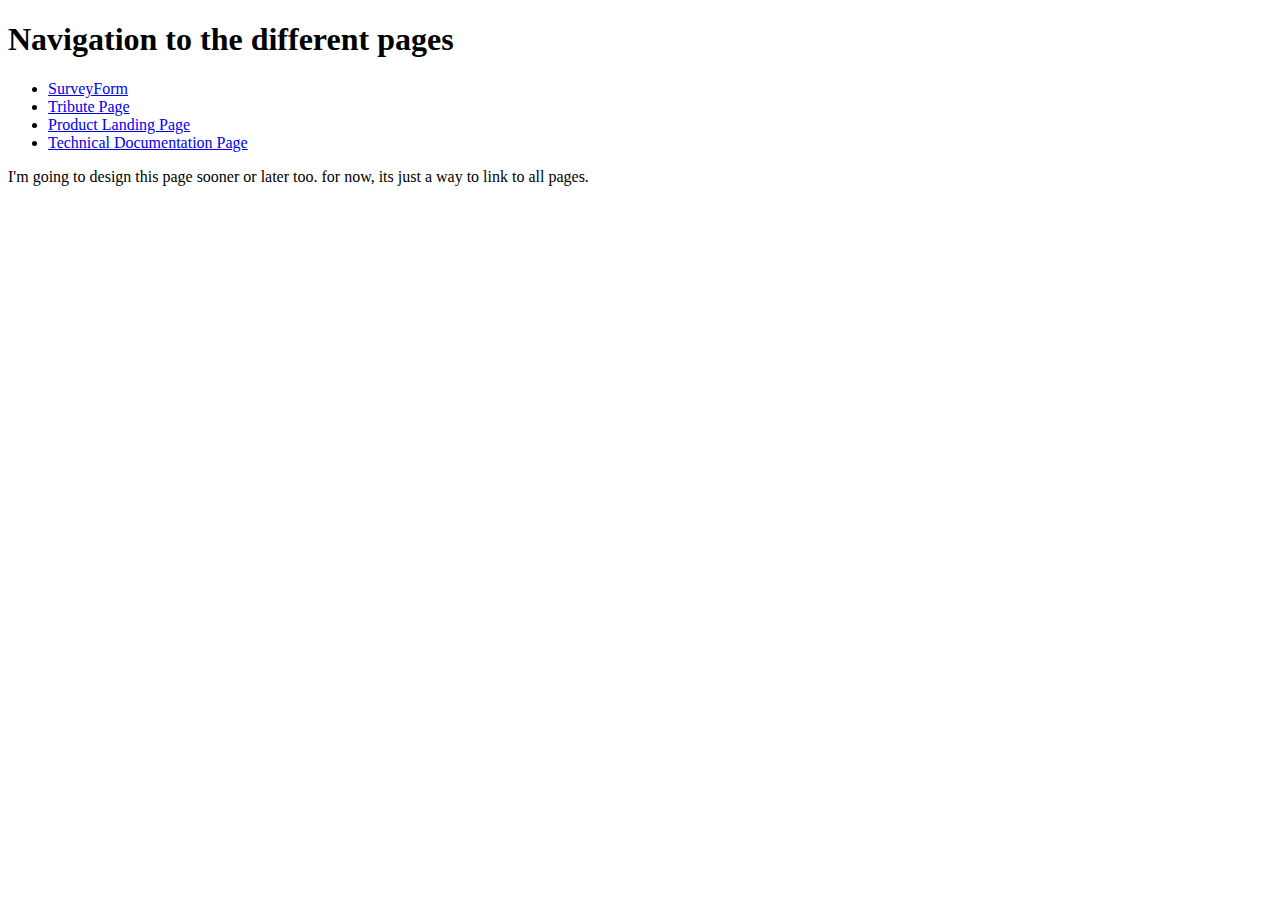
<file: index.html>
<!DOCTYPE html>
<html lang="en">
<head>
    <meta charset="UTF-8">
    <title>Navigation page</title>
</head>
<body>

<h1>Navigation to the different pages</h1>
<ul>
    <li>
        <a href="./SurveyForm/index.html">SurveyForm</a>
    </li>
    <li>
        <a href="./tributePage/index.html">Tribute Page</a>
    </li>
    <li>
        <a href="./ProductLandingPage/index.html">Product Landing Page</a>
    </li>
    <li><a href="./TechnicalDocumentationPage/index.html">Technical Documentation Page</a></li>
</ul>

<p>I'm going to design this page sooner or later too. for now, its just a way to link to all pages.</p>
</body>
</html>
</file>
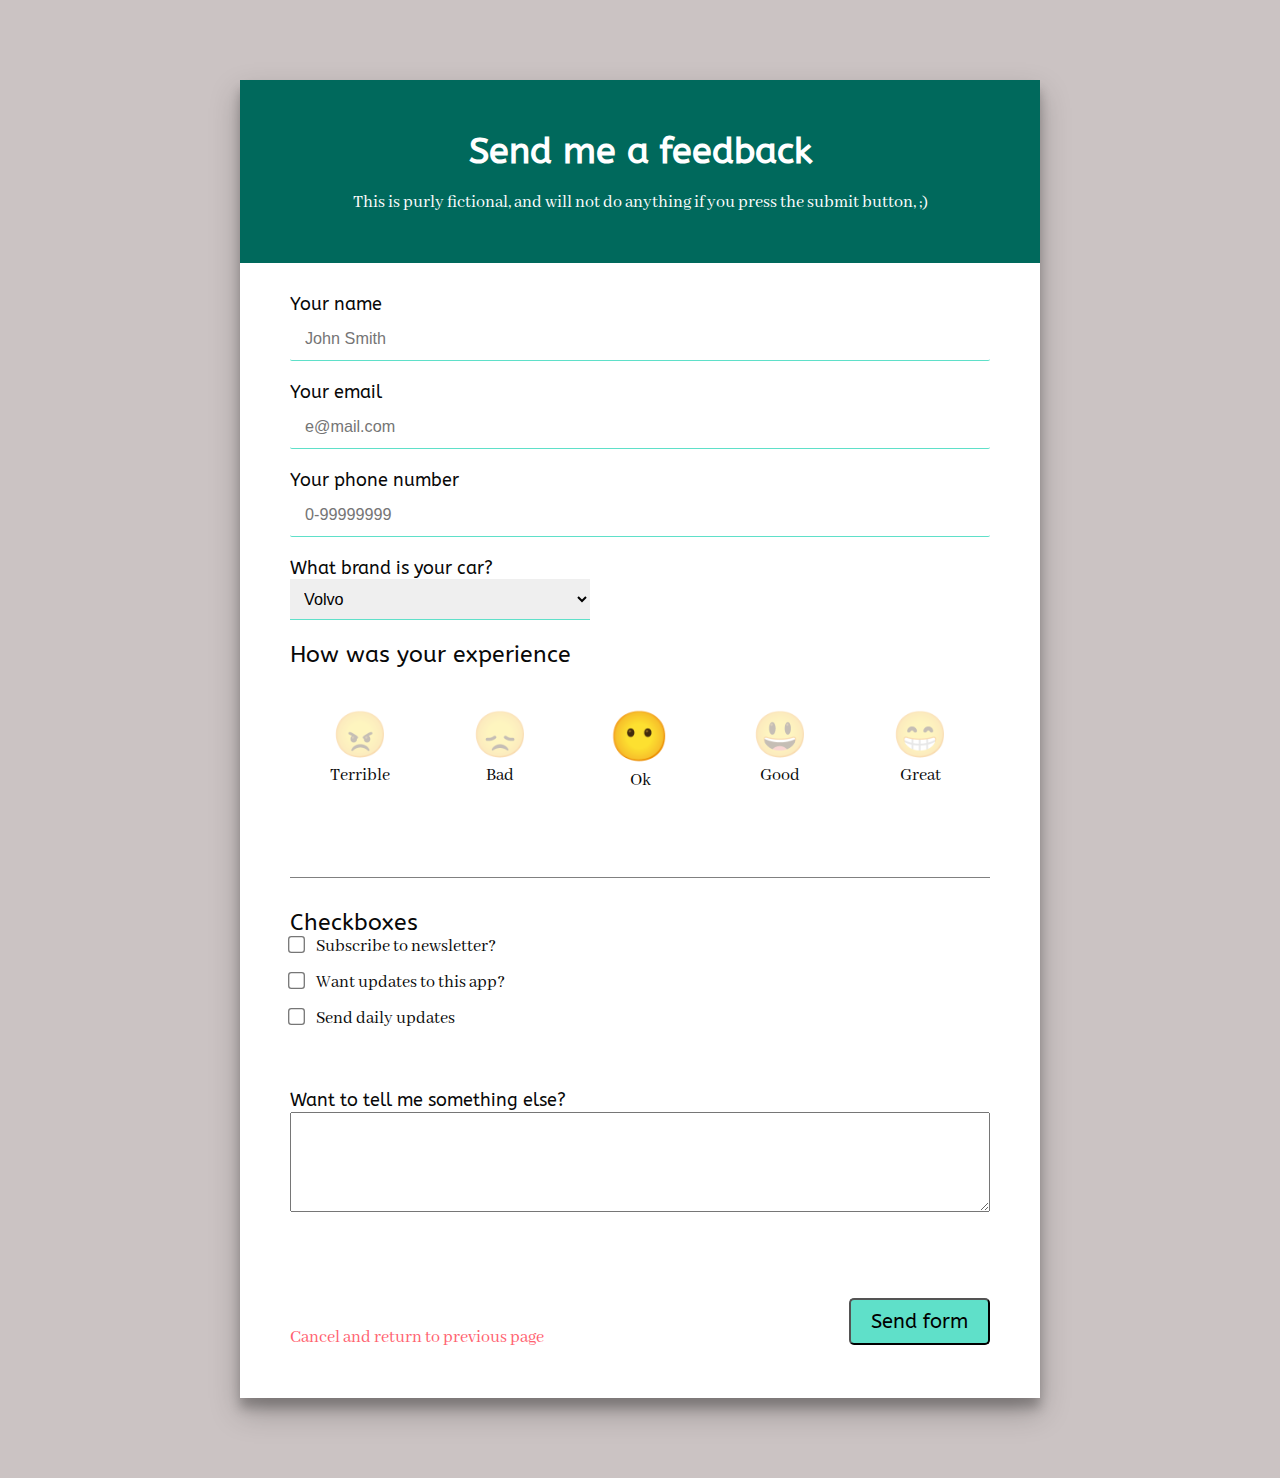
<file: SurveyForm/index.html>
<!DOCTYPE html>
<html lang="en">
<head>
    <meta charset="UTF-8">
    <title>a Survey Form for freeCodeCamp Task</title>
    <meta name="description" content="A survey made for the freeCodeCamp 'Responsive Web Design Projects - Build a Survey Form' task.">
    <meta name="keywords" content="HTML, CSS, form page, Survey Form, Survey page, freeCodeCamp, Responsive Web Design Projects">
    <meta name="author" content="André T. Lønvik">
    <meta name="viewport" content="width=device-width, initial-scale=1.0">

    <link rel="stylesheet" href="style.css">
</head>
<body>
<section class="survey">
    <header class="surveyHead Primary">
        <h1 id="title">Send me a feedback</h1>
        <p id="description">This is purly fictional, and will not do anything if you press the submit button, ;)</p>
    </header>
    <article aria-describedby="title">
        <form id="survey-form">
            <div>
                <label for="name" id="name-label">Your name</label>
                <input type="text" name="name" id="name" placeholder="John Smith" aria-describedby="name-label" required />
            </div><div>
                <label for="email" id="email-label">Your email</label>
                <input type="email" placeholder="e@mail.com" id="email" required>
            </div><div>
                <label for="number" id="number-label">Your phone number</label>
                <input type="number" id="number" placeholder="0-99999999" min="0" max="99999999">
            </div><div class="dropdown">
                <label for="dropdown" id="dropdown-label">What brand is your car?</label>
                <select id="dropdown" name="dropdown">
                    <option value="volvo">Volvo</option>
                    <option value="saab">Saab</option>
                    <option value="fiat">Fiat</option>
                    <option value="audi">Audi</option>
                </select>
            </div>
            <fieldset class="surveyRadios">
                <legend>How was your experience</legend>
                <div class="surveyRadioButtons">
                    <div>
                        <input type="radio" id="1" name="experience" value="1" aria-describedby="Experience_Terrible">
                        <label for="1">&#128544;</label>
                        <div id="Experience_Terrible">Terrible</div>
                    </div>
                    <div>
                        <input type="radio" id="2" name="experience" value="2" aria-describedby="Experience_Bad">
                        <label for="2">&#128542;</label>
                        <div id="Experience_Bad">Bad</div>
                    </div>
                    <div>
                        <input type="radio" id="3" name="experience" value="3" aria-describedby="Experience_Ok" checked>
                        <label for="3">&#128566;</label>
                        <div id="Experience_Ok">Ok</div>
                    </div>
                    <div>
                        <input type="radio" id="4" name="experience" value="4" aria-describedby="Experience_good">
                        <label for="4">&#128515;</label>
                        <div id="Experience_good">Good</div>
                    </div>
                    <div>
                        <input type="radio" id="5" name="experience" value="5" aria-describedby="Experience_Great">
                        <label for="5">&#128513;</label>
                        <div id="Experience_Great">Great</div>
                    </div>
                </div>
            </fieldset>

            <fieldset class="surveyCheckboxes">
                <legend>Checkboxes</legend>

                <label for="subscribeNews">
                    <input type="checkbox" id="subscribeNews" name="subscribe" value="newsletter">
                    Subscribe to newsletter?
                </label>

                <label for="subscribeUpdates">
                    <input type="checkbox" id="subscribeUpdates" name="subscribeUpdates" value="updates">
                    Want updates to this app?
                </label>

                <label for="subscribeDailyUpdates">
                    <input type="checkbox" id="subscribeDailyUpdates" name="dailyUpdates" value="dailyUpdates">
                    Send daily updates
                </label>


            </fieldset>
            <div class="surveyTextarea">
                <label for="additional-info">Want to tell me something else?</label>
                <textarea id="additional-info" name="additional-info"></textarea>
            </div>


            <div class="submitting">
                <a href="#" class="cancel">Cancel and return to previous page</a>
                <button id="submit" type="submit">Send form</button>
            </div>

        </form>
    </article>
</section>

<link href="https://fonts.googleapis.com/css2?family=ABeeZee:ital@0;1&family=Abhaya+Libre:wght@400;500;700&display=swap" rel="stylesheet">
<script src="https://cdn.freecodecamp.org/testable-projects-fcc/v1/bundle.js"></script>
</body>
</html>
</file>
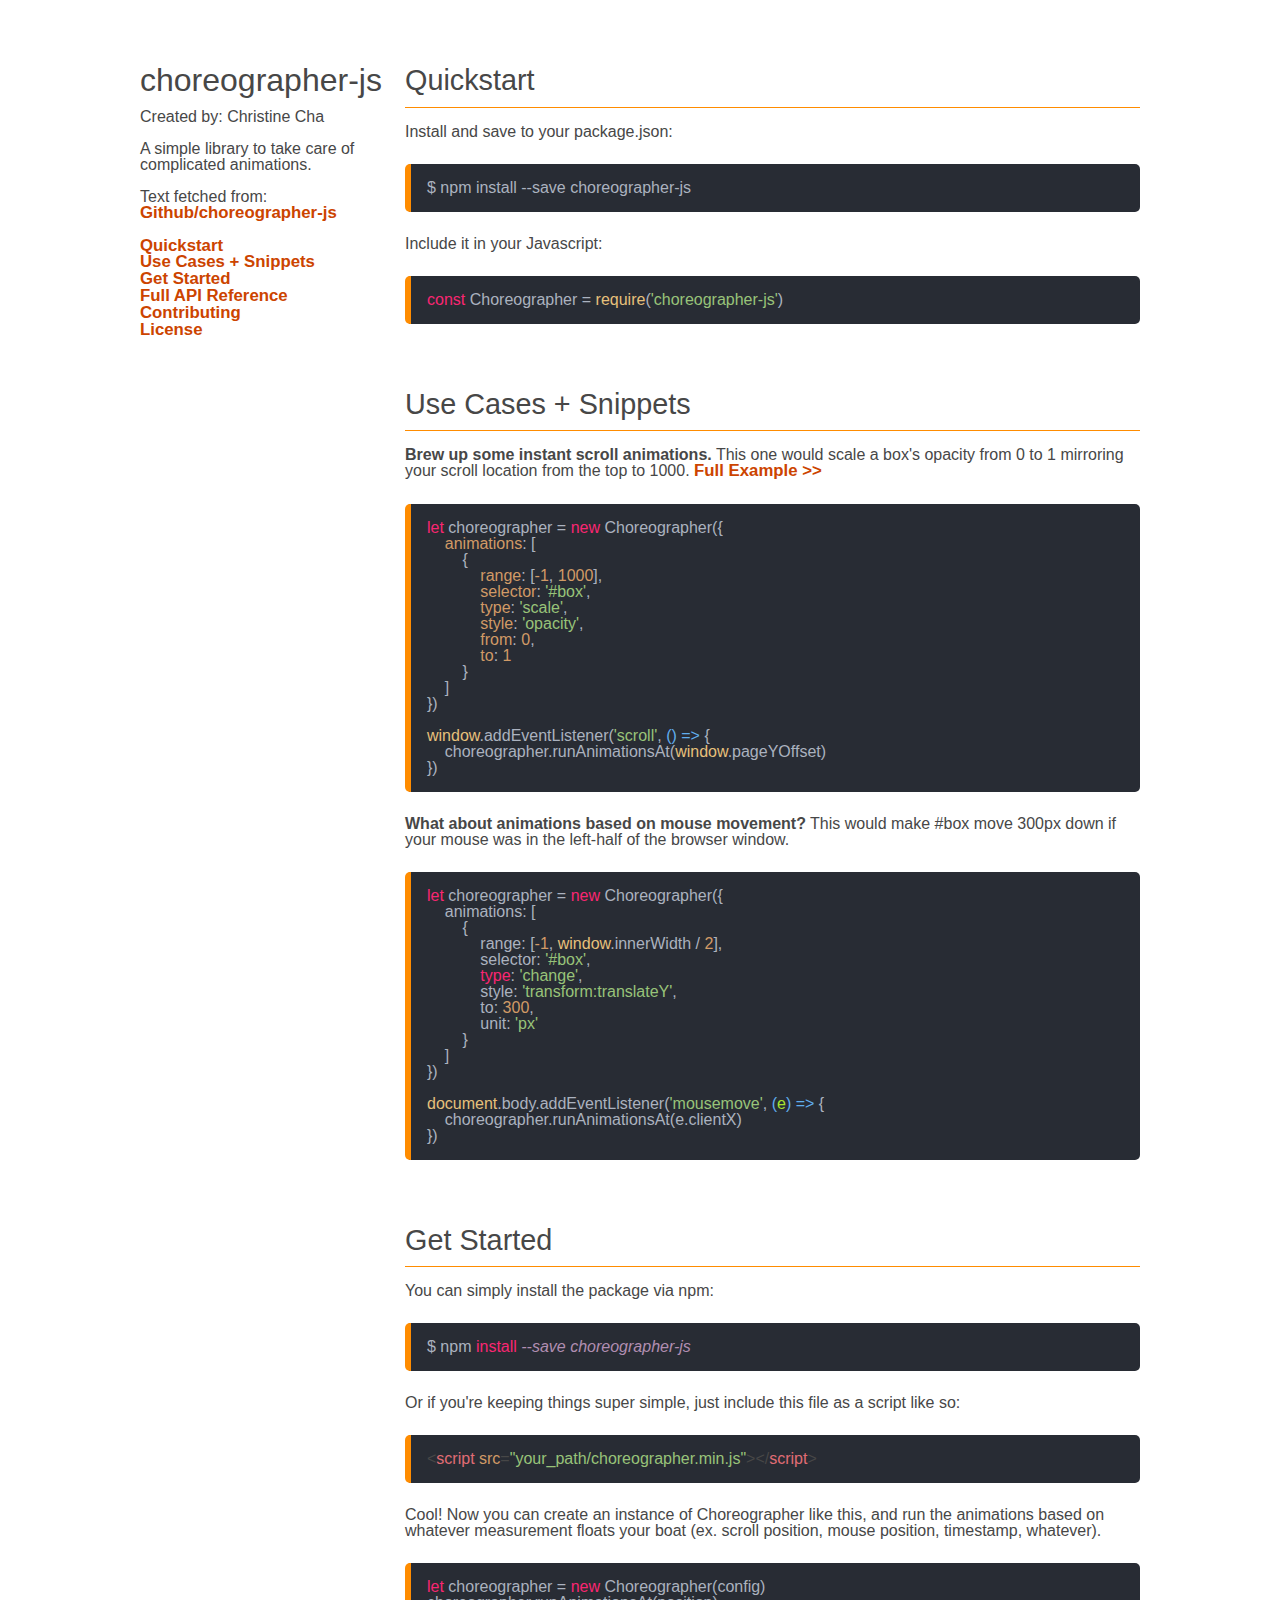
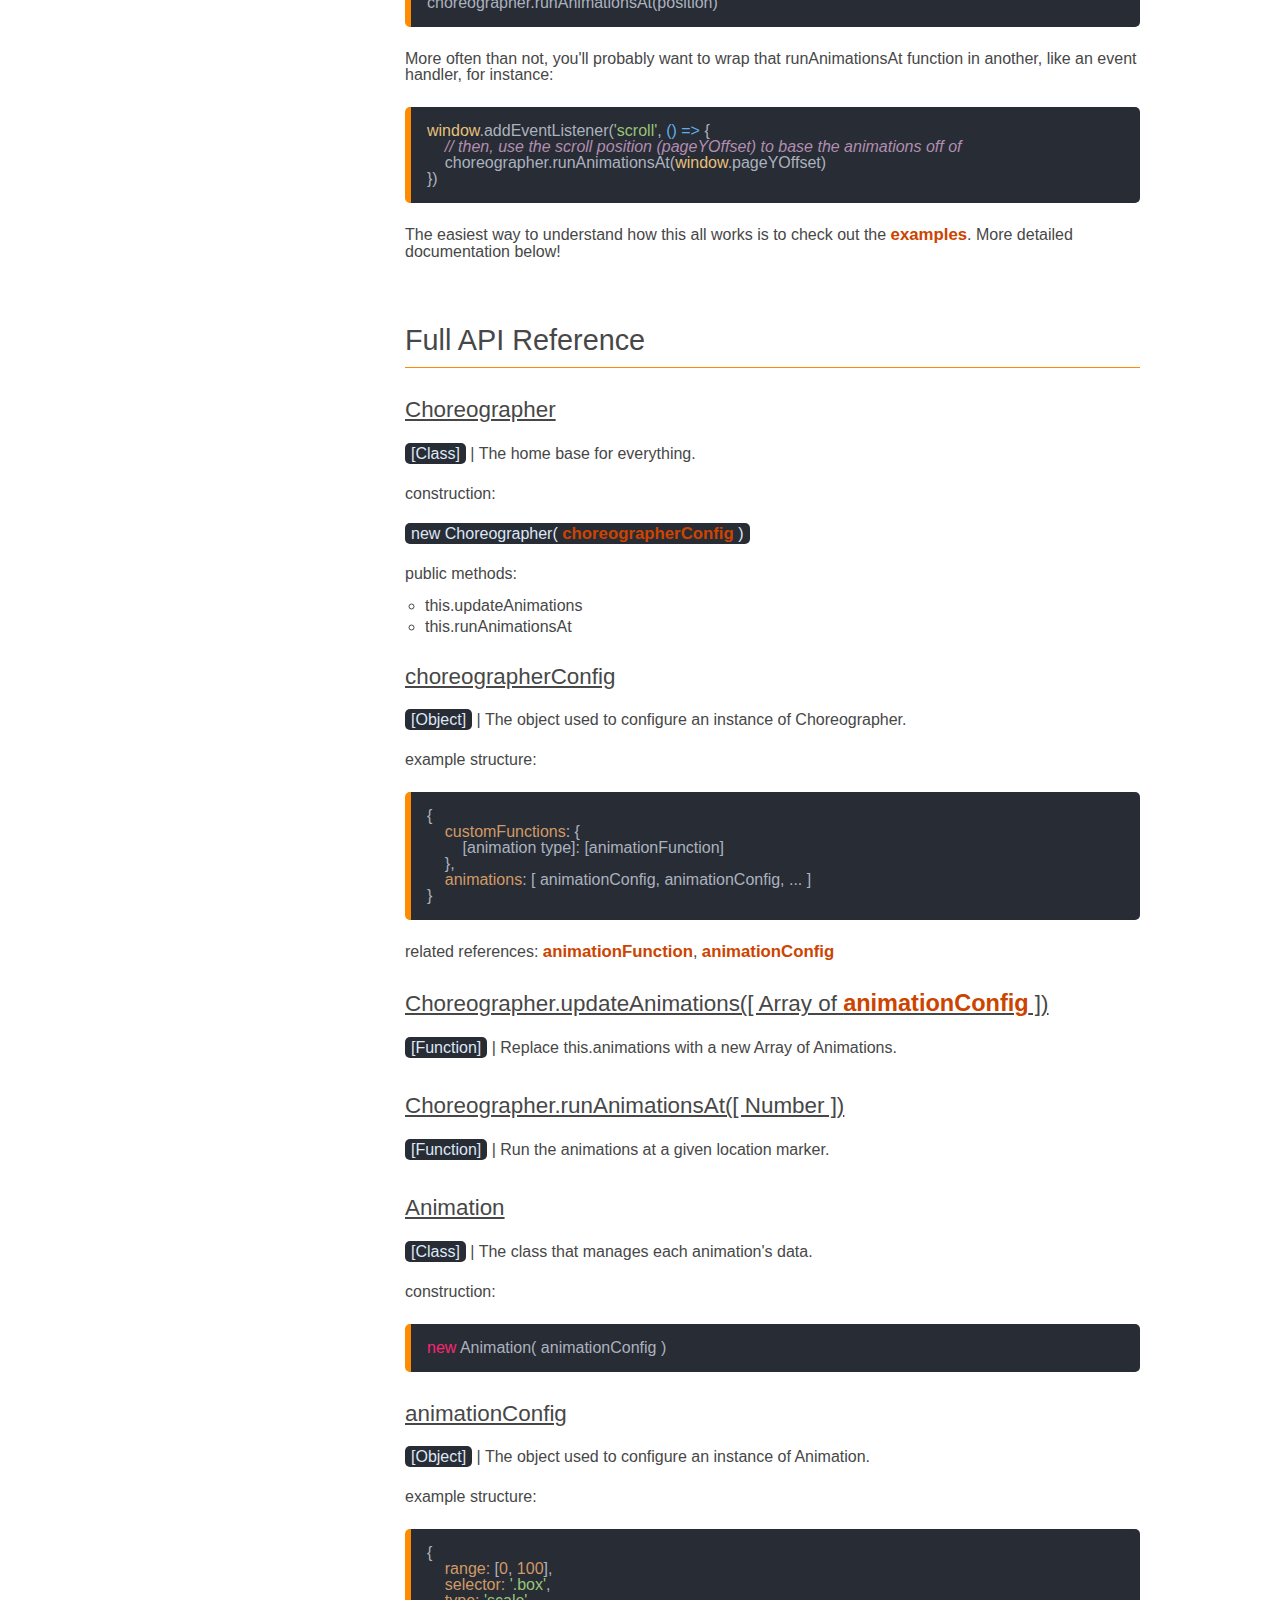
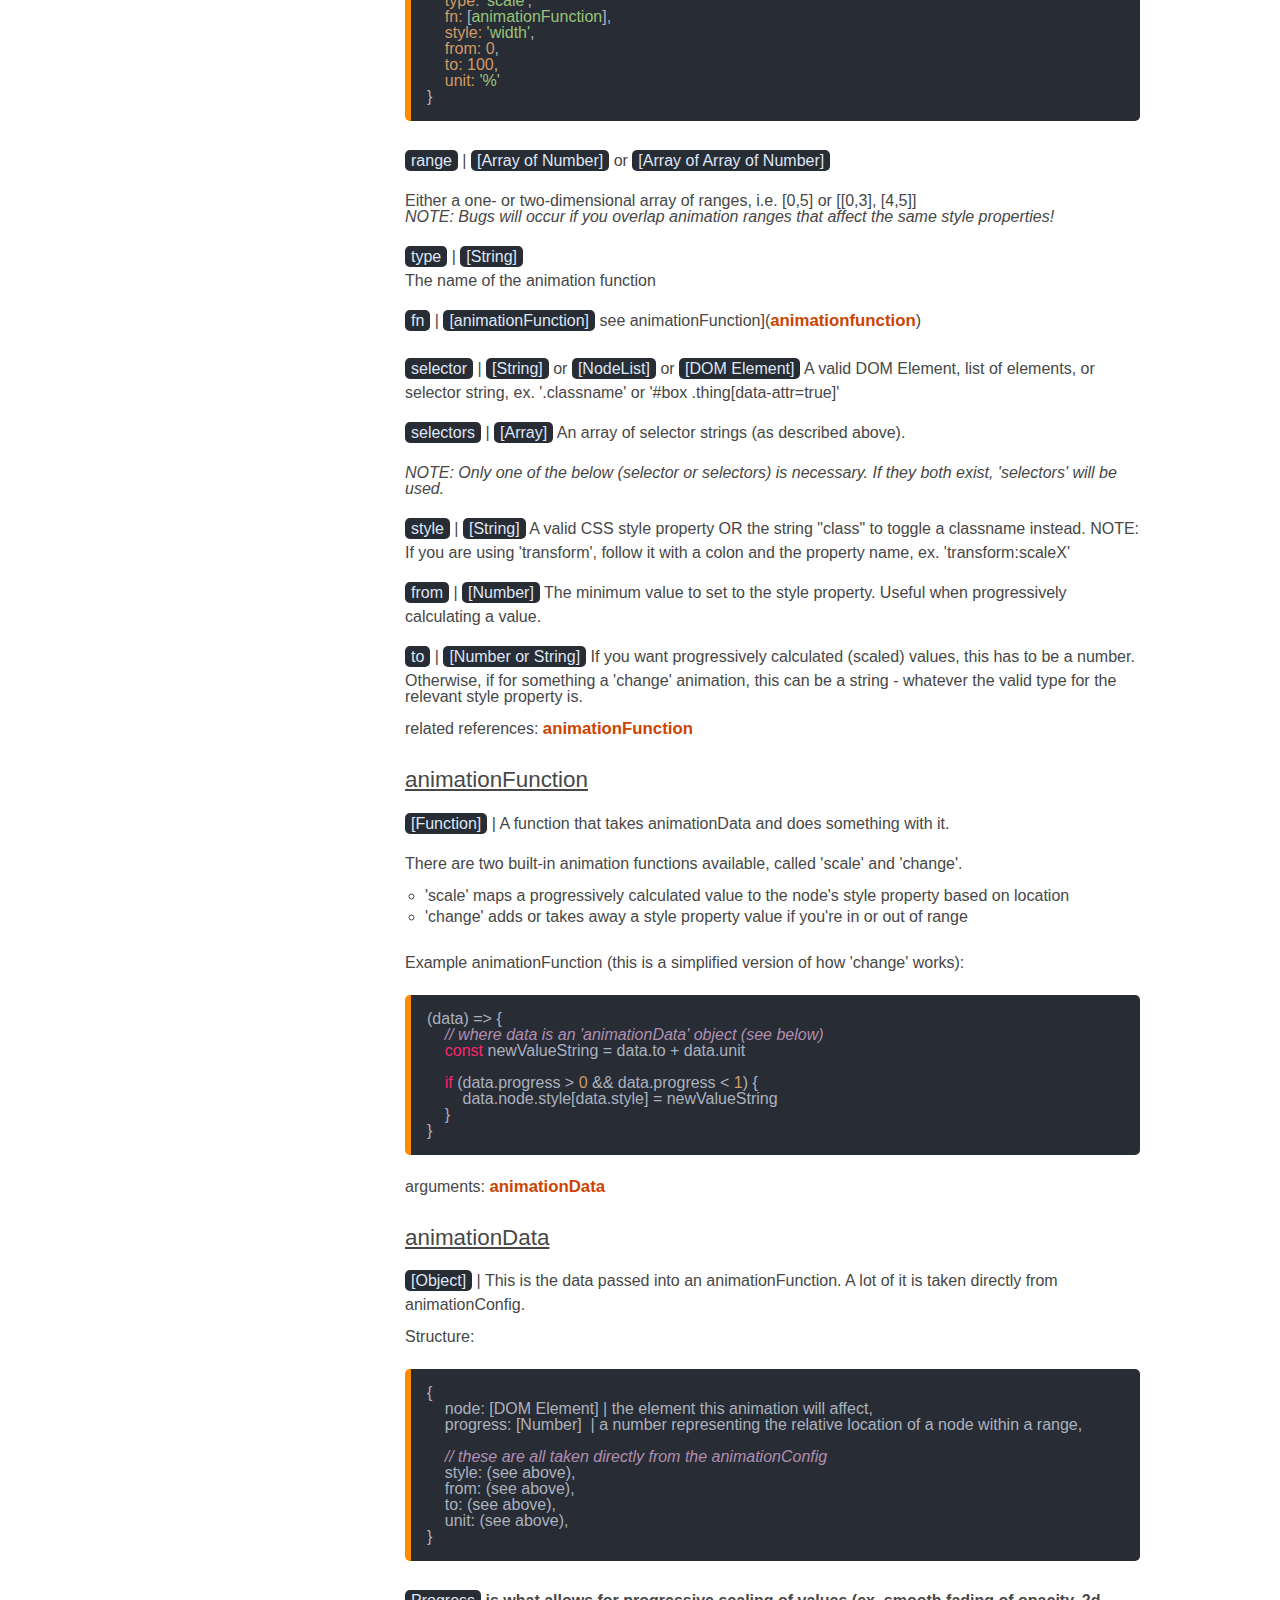
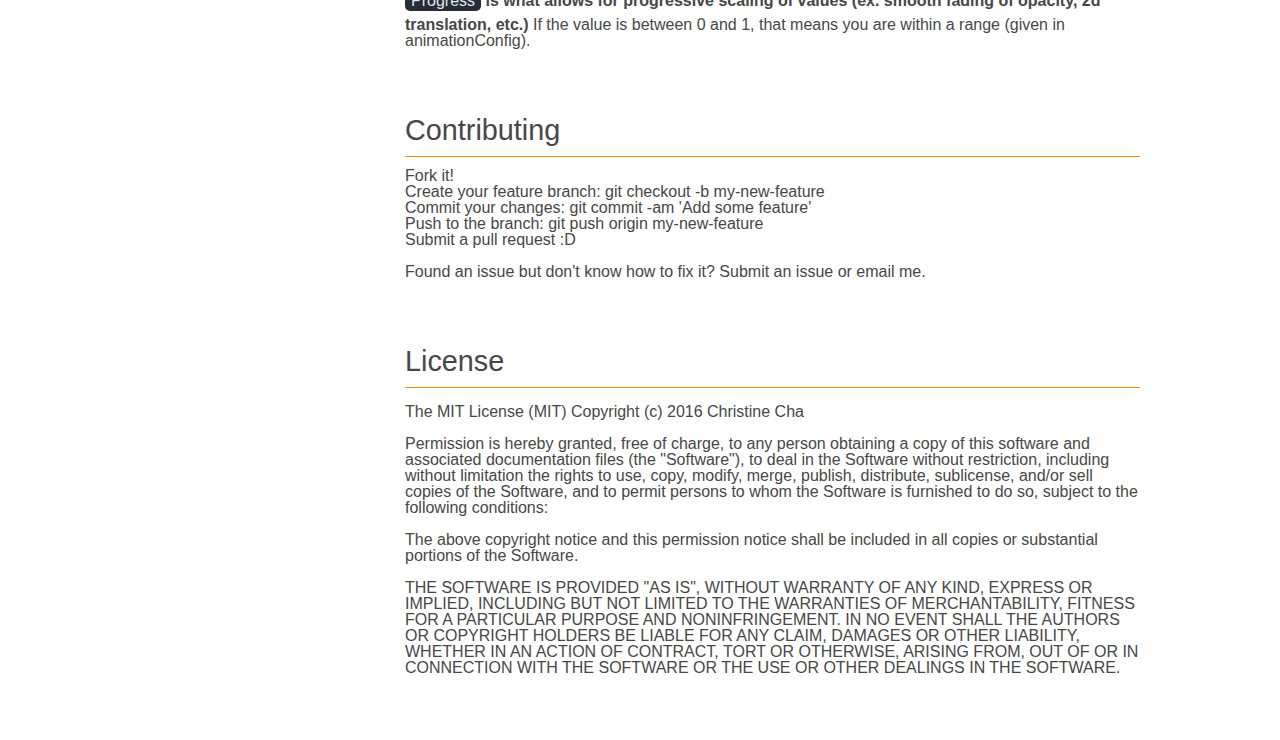
<file: TechnicalDocumentationPage/index.html>
<!DOCTYPE html>
<html lang="en">
<head>
    <meta charset="UTF-8">
    <title>Technical Documentation Page for freeCodeCamp Task</title>
    <meta name="description" content="Technical Documentation Page for the freeCodeCamp 'Responsive Web Design Projects - Build a Technical Documentation Page' task.">
    <meta name="keywords" content="HTML, CSS, Technical Documentation Page, Technical Documentation, freeCodeCamp, Responsive Web Design Projects">
    <meta name="author" content="André T. Lønvik">
    <meta name="viewport" content="width=device-width, initial-scale=1.0">
</head>
<body>
<header class="nav">
    <nav>
    </nav>
</header>
<div class="container">
    <nav id="navbar">
        <header>
            <h1>choreographer-js</h1>
            <div><span class="user">Created by: Christine Cha</span></div>

            <p>A simple library to take care of complicated animations.</p>
            <p>Text fetched from: <a href="https://github.com/christinecha/choreographer-js">Github/choreographer-js</a></p>
        </header>
        <ul>
            <li><a class="nav-link" href="#Quickstart">Quickstart</a></li>
            <li><a class="nav-link" href="#Use_Cases_+_Snippets">Use Cases + Snippets</a></li>
            <li><a class="nav-link" href="#Get_Started">Get Started</a></li>
            <li><a class="nav-link" href="#FULL_API_REFERENCE">Full API Reference</a></li>
            <li><a class="nav-link" href="#Contributing">Contributing</a></li>
            <li><a class="nav-link" href="#License">License</a></li>
        </ul>
    </nav>
    <main id="main-doc">
        <section id="Quickstart" class="main-section">
            <header>
                <h2>Quickstart</h2>
            </header>
            <div>
                <p>Install and save to your package.json:</p>
                <pre><code class="plaintext">$ npm install --save choreographer-js</code></pre>
                <p>Include it in your Javascript:</p>
                <pre><code class="javascript">const Choreographer = require('choreographer-js')</code></pre>
            </div>
        </section>
        <section id="Use_Cases_+_Snippets" class="main-section">
            <header>
                <h2>Use Cases + Snippets</h2>
            </header>
            <div>
                <p><b>Brew up some instant scroll animations.</b> This one would scale a box's opacity from 0 to 1 mirroring your scroll location from the top to 1000. <a href="https://github.com/christinecha/choreographer-js/blob/master/examples/one.html">Full Example >></a></p>
<pre><code class="javascript">let choreographer = new Choreographer({
    animations: [
        {
            range: [-1, 1000],
            selector: '#box',
            type: 'scale',
            style: 'opacity',
            from: 0,
            to: 1
        }
    ]
})

window.addEventListener('scroll', () => {
    choreographer.runAnimationsAt(window.pageYOffset)
})</code></pre>

                <p><b>What about animations based on mouse movement?</b> This would make #box move 300px down if your mouse was in the left-half of the browser window.</p>
<pre><code>let choreographer = new Choreographer({
    animations: [
        {
            range: [-1, window.innerWidth / 2],
            selector: '#box',
            type: 'change',
            style: 'transform:translateY',
            to: 300,
            unit: 'px'
        }
    ]
})

document.body.addEventListener('mousemove', (e) => {
    choreographer.runAnimationsAt(e.clientX)
})</code></pre>

            </div>
        </section>
        <section id="Get_Started" class="main-section">
            <header>
                <h2>Get Started</h2>
            </header>
            <p>You can simply install the package via npm:</p>
            <pre><code>$ npm install --save choreographer-js</code></pre>

            <p>Or if you're keeping things super simple, just include this file as a script like so:</p>
            <pre><code class="html">&lt;script src="your_path/choreographer.min.js"&gt;&lt;/script&gt;</code></pre>

            <p>Cool! Now you can create an instance of Choreographer like this, and run the animations based on whatever measurement floats your boat (ex. scroll position, mouse position, timestamp, whatever).</p>
<pre><code>let choreographer = new Choreographer(config)
choreographer.runAnimationsAt(position)</code></pre>

            <p>More often than not, you'll probably want to wrap that runAnimationsAt function in another, like an event handler, for instance:</p>
<pre><code>window.addEventListener('scroll', () => {
    // then, use the scroll position (pageYOffset) to base the animations off of
    choreographer.runAnimationsAt(window.pageYOffset)
})</code></pre>

            <p>The easiest way to understand how this all works is to check out the <a href="https://github.com/christinecha/choreographer-js/tree/master/examples">examples</a>. More detailed documentation below!</p>
        </section>
        <section id="FULL_API_REFERENCE" class="main-section">
            <header><h2>Full API Reference</h2></header>
            <div>
                <h3>Choreographer</h3>
                <p>
                    <span class="inline-code">[Class]</span> | The home base for everything.
                </p>

                <p>construction:</p>
                <span class="inline-code">new Choreographer( <a href="#">choreographerConfig</a> )</span>
                <p>public methods:</p>
                <ul>
                    <li>this.updateAnimations</li>
                    <li>this.runAnimationsAt</li>
                </ul>
            </div>

            <div>
                <h3>choreographerConfig</h3>
                <p><span class="inline-code">[Object]</span> | The object used to configure an instance of Choreographer.</p>
                <p>example structure:</p>

<pre><code class="javascript">{
    customFunctions: {
        [animation type]: [animationFunction]
    },
    animations: [ animationConfig, animationConfig, ... ]
}</code></pre>
                
                <p>related references: <a href="">animationFunction</a>, <a href="">animationConfig</a></p>
            </div>

            <div>
                <h3>Choreographer.updateAnimations([ Array of <a href="#">animationConfig</a> ])</h3>
                <p><span class="inline-code">[Function]</span> | Replace this.animations with a new Array of Animations.</p>
            </div>

            <div>
                <h3>Choreographer.runAnimationsAt([ Number ])</h3>
                <p><span class="inline-code">[Function]</span> | Run the animations at a given location marker.</p>
            </div>

            <div>
                <h3>Animation</h3>
                <p><span class="inline-code">[Class]</span> | The class that manages each animation's data.</p>
                <p>construction:</p>
                <pre><code class="javascript">new Animation( animationConfig )</code></pre>
            </div>


            <div>
                <h3>animationConfig</h3>
                <p><span class="inline-code">[Object]</span> | The object used to configure an instance of Animation.</p>
                <p>example structure:</p>
<pre><code>{
    range: [0, 100],
    selector: '.box',
    type: 'scale',
    fn: [animationFunction],
    style: 'width',
    from: 0,
    to: 100,
    unit: '%'
}</code></pre>
                <span class="inline-code">range</span> | <span class="inline-code">[Array of Number]</span> or <span class="inline-code">[Array of Array of Number]</span>

                <p>Either a one- or two-dimensional array of ranges, i.e. [0,5] or [[0,3], [4,5]]<br />
                    <i>NOTE: Bugs will occur if you overlap animation ranges that affect the same style properties!</i></p>

                <p>
                    <span class="inline-code">type</span> | <span class="inline-code">[String]</span> <br/>
                    <span>The name of the animation function</span>
                </p>

                <p><span class="inline-code">fn</span> | <span class="inline-code">[animationFunction]</span> see animationFunction](<a href="#">animationfunction</a>)</p>

                <p>
                    <span class="inline-code">selector</span> | <span class="inline-code">[String]</span> or <span class="inline-code">[NodeList]</span> or <span class="inline-code">[DOM Element]</span>
                    <span>A valid DOM Element, list of elements, or selector string, ex. '.classname' or '#box .thing[data-attr=true]'</span>
                </p>

                <p><span class="inline-code">selectors</span> | <span class="inline-code">[Array]</span> An array of selector strings (as described above).</p>
                <p><i>NOTE: Only one of the below (selector or selectors) is necessary. If they both exist, 'selectors' will be used.</i></p>

                <p><span class="inline-code">style</span> | <span class="inline-code">[String]</span> A valid CSS style property OR the string "class" to toggle a classname instead. NOTE: If you are using 'transform', follow it with a colon and the property name, ex. 'transform:scaleX'</p>

                <p><span class="inline-code">from</span> | <span class="inline-code">[Number]</span>
                    The minimum value to set to the style property. Useful when progressively calculating a value.</p>
                <p><span class="inline-code">to</span> | <span class="inline-code">[Number or String]</span> If you want progressively calculated (scaled) values, this has to be a number. Otherwise, if for something a 'change' animation, this can be a string - whatever the valid type for the relevant style property is.</p>

                <p>related references: <a href="#">animationFunction</a></p>
            </div>

            <div>
                <h3>animationFunction</h3>

                <p><span class="inline-code">[Function]</span> | A function that takes animationData and does something with it.</p>
                <p>There are two built-in animation functions available, called 'scale' and 'change'.</p>

                <ul>
                    <li>'scale' maps a progressively calculated value to the node's style property based on location</li>
                    <li>'change' adds or takes away a style property value if you're in or out of range</li>
                </ul>

                <p>Example animationFunction (this is a simplified version of how 'change' works):</p>
<pre><code class="javascript">(data) => {
    // where data is an 'animationData' object (see below)
    const newValueString = data.to + data.unit

    if (data.progress > 0 && data.progress < 1) {
        data.node.style[data.style] = newValueString
    }
}</code></pre>

                <p>arguments: <a href="#">animationData</a></p>
            </div>


            <div>
                <h3>animationData</h3>
                <p><span class="inline-code">[Object]</span> | This is the data passed into an animationFunction. A lot of it is taken directly from animationConfig.</p>

                <p>Structure:</p>
<pre><code class="JSON">{
    node: [DOM Element] | the element this animation will affect,
    progress: [Number]  | a number representing the relative location of a node within a range,

    // these are all taken directly from the animationConfig
    style: (see above),
    from: (see above),
    to: (see above),
    unit: (see above),
}
</code></pre>

                <p><span class="inline-code">Progress</span> <b>is what allows for progressive scaling of values (ex. smooth fading of opacity, 2d translation, etc.)</b> If the value is between 0 and 1, that means you are within a range (given in animationConfig).</p>
            </div>
        </section>
        <section id="Contributing" class="main-section">
            <header><h2>Contributing</h2></header>
            <ol>
                <li>Fork it!</li>
                <li>Create your feature branch: git checkout -b my-new-feature</li>
                <li>Commit your changes: git commit -am 'Add some feature'</li>
                <li>Push to the branch: git push origin my-new-feature</li>
                <li>Submit a pull request :D</li>
            </ol>

            <p>Found an issue but don't know how to fix it? Submit an issue or email me.</p>

        </section>
        <section id="License" class="main-section">
            <header><h2>License</h2></header>

            <p>The MIT License (MIT) Copyright (c) 2016 Christine Cha</p>
            <p>Permission is hereby granted, free of charge, to any person obtaining a copy of this software and associated documentation files (the "Software"), to deal in the Software without restriction, including without limitation the rights to use, copy, modify, merge, publish, distribute, sublicense, and/or sell copies of the Software, and to permit persons to whom the Software is furnished to do so, subject to the following conditions:</p>
            <p>The above copyright notice and this permission notice shall be included in all copies or substantial portions of the Software.</p>
            <p>THE SOFTWARE IS PROVIDED "AS IS", WITHOUT WARRANTY OF ANY KIND, EXPRESS OR IMPLIED, INCLUDING BUT NOT LIMITED TO THE WARRANTIES OF MERCHANTABILITY, FITNESS FOR A PARTICULAR PURPOSE AND NONINFRINGEMENT. IN NO EVENT SHALL THE AUTHORS OR COPYRIGHT HOLDERS BE LIABLE FOR ANY CLAIM, DAMAGES OR OTHER LIABILITY, WHETHER IN AN ACTION OF CONTRACT, TORT OR OTHERWISE, ARISING FROM, OUT OF OR IN CONNECTION WITH THE SOFTWARE OR THE USE OR OTHER DEALINGS IN THE SOFTWARE.</p>
        </section>
    </main>
</div>

<link rel="stylesheet" href="assets/styles/atom-one-dark-reasonable.css">
<link rel="stylesheet" href="../reset.css">
<link rel="stylesheet" href="assets/css/style.css">


<script src="assets/highlight.pack.js"></script>
<script>hljs.initHighlightingOnLoad();</script>


<script src="https://cdn.freecodecamp.org/testable-projects-fcc/v1/bundle.js"></script>
</body>
</html>
</file>
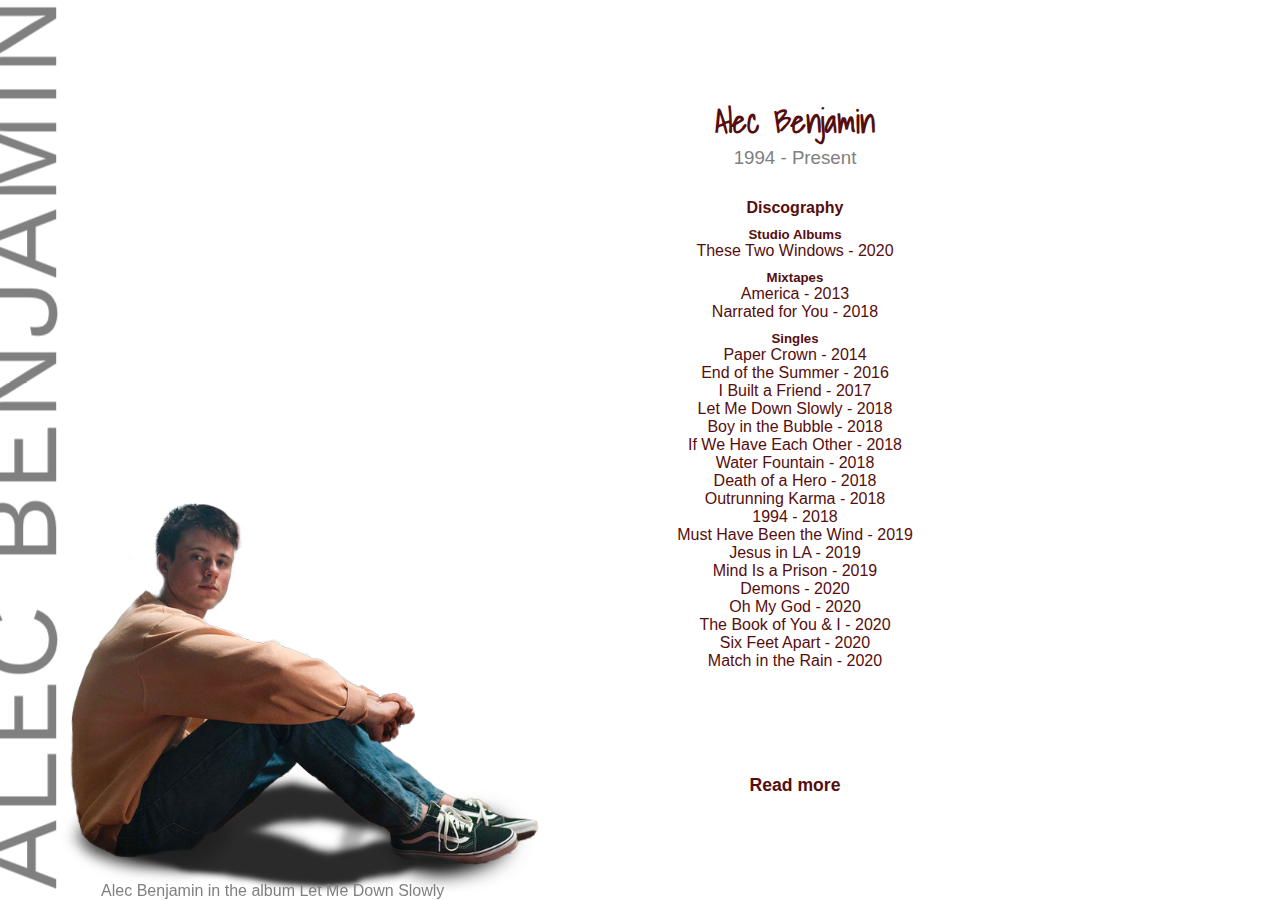
<file: tributePage/index.html>
<!DOCTYPE html>
<html lang="en">
<head>
    <meta charset="UTF-8">
    <title>Tribute to Alec Benjamin</title>
    <meta name="description" content="A tribute page to Alec Benjamin made for the freeCodeCamp 'Responsive Web Design Projects - Build a Tribute Page' task.">
    <meta name="keywords" content="HTML, CSS, Tribute Page, Alec Benjamin, freeCodeCamp">
    <meta name="author" content="André T. Lønvik">
    <meta name="viewport" content="width=device-width, initial-scale=1.0">

    <link rel="stylesheet" href="style.css">
    <link href="https://fonts.googleapis.com/css2?family=Shadows+Into+Light&family=Work+Sans:wght@900&display=swap" rel="stylesheet">
</head>
<body>


<div class="sideName"><span>Alec Benjamin</span></div>
<main id="main">
    <div id="img-div" class="Image">
        <figure>
            <img src="imgs/alec.png" alt="Picture of Alec Benjamin" id="image" />
            <figcaption id="img-caption">Alec Benjamin in the album Let Me Down Slowly</figcaption>
        </figure>
    </div>

    <div class="Details">
        <h1 id="title">Alec Benjamin</h1>
        <div id="tribute-info">
            <h3>1994 - Present</h3>
            <section>
                <h4>Discography</h4>
                <article>
                    <h5>Studio Albums</h5>
                    <ul>
                        <li>These Two Windows - 2020</li>
                    </ul>
                </article>
                <article>
                    <h5>Mixtapes</h5>
                    <ul>
                        <li>America - 2013</li>
                        <li>Narrated for You - 2018</li>
                    </ul>
                </article>
                <article>
                    <h5>Singles</h5>
                    <ul>
                        <li>Paper Crown - 2014</li>
                        <li>End of the Summer - 2016</li>
                        <li>I Built a Friend - 2017</li>
                        <li>Let Me Down Slowly - 2018</li>
                        <li>Boy in the Bubble - 2018</li>
                        <li>If We Have Each Other - 2018</li>
                        <li>Water Fountain - 2018</li>
                        <li>Death of a Hero - 2018</li>
                        <li>Outrunning Karma - 2018</li>
                        <li>1994 - 2018</li>
                        <li>Must Have Been the Wind - 2019</li>
                        <li>Jesus in LA - 2019</li>
                        <li>Mind Is a Prison - 2019</li>
                        <li>Demons - 2020</li>
                        <li>Oh My God - 2020</li>
                        <li>The Book of You & I - 2020</li>
                        <li>Six Feet Apart - 2020</li>
                        <li>Match in the Rain - 2020</li>
                    </ul>
                </article>
            </section>
        </div>
    </div>
    <footer class="Footer">
        <a href="https://en.wikipedia.org/wiki/Alec_Benjamin" target="_blank" id="tribute-link">Read more</a>
    </footer>
</main>

<script src="https://cdn.freecodecamp.org/testable-projects-fcc/v1/bundle.js"></script>
</body>
</html>
</file>
<file: SurveyForm/style.css>
:root {
    --Primary: #00695c;
    --P-light:#439889;
    --P-extra-light: #5fe0c9;
    --P-dark:#003d33;
    --P-Light-Text:#fff;
    --P-Dark-Text:#000;

    --P-light-focus: rgba(67, 152, 137, 0.1);

    --Secondary:#ff1744;
    --S-light:#ff616f;
    --S-dark:#c4001d;
    --S-Light-Text:#fff;
    --S-Dark-Text:#000;

    --Primary-font: 'ABeeZee', sans-serif;
    --Secondary-font: 'Abhaya Libre', serif;

    --input-borders-global:1px solid var(--P-extra-light);
}

.Primary {background-color: var(--Primary);color: var(--P-Light-Text);}
.Primary.Light {background-color: var(--P-light);color: var(--P-Dark-Text);}
.Primary.Dark {background-color: var(--P-dark);color: var(--P-Light-Text);}

.Secondary{background-color: var(--Secondary);color: var(--S-Dark-Text);}
.Secondary.Light{background-color: var(--S-light);color: var(--P-Dark-Text);}
.Secondary.Dark{background-color: var(--S-dark);color: var(--S-Light-Text);}



* {
    margin:0;
    padding:0;
    box-sizing: border-box;
}

h1,h2,h3,h4,h5,h6 {
    font-family: var(--Primary-font);
}
html {
    font-size:18px;
}

body {
    background-color: hsl(0, 7%, 78%);
    color: hsl(0, 0%, 3%);
    padding:80px 0;
    min-height: 100vh;

    font-family: var(--Secondary-font);
}

.survey {
    margin:auto;
    min-height: 50vh;
    max-width: 800px;
    background-color:white;

    box-shadow: 0 14px 28px rgba(0,0,0,0.25), 0 10px 10px rgba(0,0,0,0.22);
}
.surveyHead {
    width:100%;
    padding:30px 0;
}
.survey h1, .survey p {
    text-align: center;
    margin:20px 0;
}
.survey article {
    padding:30px 50px;
}
#survey-form>div {
    padding-bottom: 20px;
}
[type=text], [type="email"], [type="number"] {
    width:100%;
    height: 45px;
    padding:15px;
    border-radius:2px;
    font-size:.9em;
    border:0;
    border-bottom:var(--input-borders-global);
}

#survey-form input:hover, #survey-form input:focus, #dropdown:focus{
    box-shadow: 0 3px 6px rgba(0,0,0,0.16), 0 3px 6px rgba(0,0,0,0.23);
    background-color: var(--P-light-focus);
}
#survey-form>div label{
    font-size: 1em;
    font-family: var(--Primary-font);
}
fieldset {
    border:none;
}
fieldset.surveyRadios .surveyRadioButtons{
    display: flex;
    flex-flow: row;
    justify-content: space-around;
}
fieldset.surveyRadios .surveyRadioButtons, fieldset.surveyCheckboxes .surveyRadioButtons {
    margin-top:30px;
    padding-top:10px;
    border:0;
    border-bottom:1px solid grey;
    padding-bottom:30px;
}
fieldset.surveyRadios .surveyRadioButtons {
    height: 10em;
}
fieldset.surveyRadios .surveyRadioButtons div {
    flex-basis: 18%;
    text-align: center;
}

legend {
    font-size: 1.3em;
    font-family: var(--Primary-font);
}
#survey-form .surveyRadios input {
    display:none;
}
#survey-form .surveyRadios label {
    cursor: pointer;
    font-size:2.5em;
    transition: font-size 300ms ease, opacity 300ms ease;
    
    width: 80%;
    display: block;
    margin: auto;
    opacity: 0.3;
}

div.dropdown {
    display: flex;
    flex-direction: column;
}
#dropdown {
    max-width: 300px;
    padding:10px;
    font-size:.9em;
    border:0;
    border-bottom: var(--input-borders-global);
}

#dropdown option{
    background-color: var(--P-extra-light);
}
#dropdown:focus > option:checked {
    background-color:var(--Primary)!important;
}

#survey-form .surveyRadios input[type="radio"]:checked+label {
    font-size: 2.7em;
    opacity: 1;
}

fieldset.surveyCheckboxes {
    margin:30px 0;
    display: flex;
    flex-direction: column;
    row-gap: 15px;
}
.surveyCheckboxes [type="checkbox"] {
    --checkboxScale:1.3;
    -ms-transform: scale(var(--checkboxScale)); /* IE */
    -moz-transform: scale(var(--checkboxScale)); /* FF */
    -webkit-transform: scale(var(--checkboxScale)); /* Safari and Chrome */
    -o-transform: scale(var(--checkboxScale)); /* Opera */
    transform: scale(var(--checkboxScale));
    margin-right:10px;
}

.surveyTextarea {
    margin: 60px 0;
}

.surveyTextarea textarea{
    min-height: 100px;
    max-height: 300px;

    min-width: 100%;
    max-width: 100%;
    width: 100%;
}

.submitting{

    display: flow-root;
}
#submit {
    display: block;
    padding:10px 20px;
    float:right;

    font-size:1.1em;
    background-color: var(--P-extra-light);

    border-radius: 5px;
    cursor: pointer;

    font-family: var(--Primary-font);
}

#submit:hover {
    background-color: var(--Primary);
    color: var(--P-Light-Text);
}
#submit:active {
    background-color: var(--P-dark);
}

.cancel {
    display: block;
    float:left;
    margin-top:1.6em;
    text-decoration: none;
    color:var(--S-light);
}
</file>
<file: TechnicalDocumentationPage/assets/styles/atom-one-dark-reasonable.css>
/*

Atom One Dark With support for ReasonML by Gidi Morris, based off work by Daniel Gamage

Original One Dark Syntax theme from https://github.com/atom/one-dark-syntax

*/
.hljs {
  display: block;
  overflow-x: auto;
  padding: 0.5em;
  color: #abb2bf;
  background: #282c34;
}
.hljs-keyword, .hljs-operator {
  color: #F92672;
}
.hljs-pattern-match {
  color: #F92672;
}
.hljs-pattern-match .hljs-constructor {
  color: #61aeee;
}
.hljs-function {
  color: #61aeee;
}
.hljs-function .hljs-params {
  color: #A6E22E;
}
.hljs-function .hljs-params .hljs-typing {
  color: #FD971F;
}
.hljs-module-access .hljs-module {
  color: #7e57c2;
}
.hljs-constructor {
  color: #e2b93d;
}
.hljs-constructor .hljs-string {
  color: #9CCC65;
}
.hljs-comment, .hljs-quote {
  color: #b18eb1;
  font-style: italic;
}
.hljs-doctag, .hljs-formula {
  color: #c678dd;
}
.hljs-section, .hljs-name, .hljs-selector-tag, .hljs-deletion, .hljs-subst {
  color: #e06c75;
}
.hljs-literal {
  color: #56b6c2;
}
.hljs-string, .hljs-regexp, .hljs-addition, .hljs-attribute, .hljs-meta-string {
  color: #98c379;
}
.hljs-built_in, .hljs-class .hljs-title {
  color: #e6c07b;
}
.hljs-attr, .hljs-variable, .hljs-template-variable, .hljs-type, .hljs-selector-class, .hljs-selector-attr, .hljs-selector-pseudo, .hljs-number {
  color: #d19a66;
}
.hljs-symbol, .hljs-bullet, .hljs-link, .hljs-meta, .hljs-selector-id, .hljs-title {
  color: #61aeee;
}
.hljs-emphasis {
  font-style: italic;
}
.hljs-strong {
  font-weight: bold;
}
.hljs-link {
  text-decoration: underline;
}
</file>
<file: TechnicalDocumentationPage/assets/css/style.css>
* {
  color: #474747;
}

body {
  font-family: -apple-system, BlinkMacSystemFont, "Segoe UI", "Roboto", "Oxygen", "Ubuntu", "Cantarell", "Fira Sans", "Droid Sans", "Helvetica Neue", sans-serif;
  padding-bottom: 3em;
}

.container {
  max-width: 1000px;
  margin: auto;
  display: grid;
  grid-template-columns: 1fr 3fr;
  grid-gap: 20px;
}

h2, h4, h5 {
  margin-top: 2.3em;
  margin-bottom: 0.4em;
  padding-bottom: 0.4em;
}

h1 {
  font-size: 2em;
  margin-top: 2em;
  margin-bottom: 0.4em;
}

h2 {
  font-size: 1.8em;
  border-bottom: solid 1px darkorange;
}

h3 {
  font-size: 1.4em;
  text-decoration: underline;
  margin-top: 1.4em;
}

p {
  margin-top: 1em;
  margin-bottom: 1em;
}

#main-doc ul {
  margin-bottom: 30px;
  margin-top: 5px;
}
#main-doc ul li {
  margin: 5px 20px;
  list-style: circle;
}

a {
  text-decoration: none;
  font-size: 1.05em;
  color: #cc4400;
  font-weight: bold;
}
a:hover {
  text-decoration: underline;
  color: #ff5500;
}
a:active {
  opacity: 0.5;
}

b {
  font-weight: bold;
}

i {
  font-style: italic;
}

.hljs {
  padding: 1em !important;
  border-left: darkorange 6px solid;
  border-radius: 5px;
  margin: 1.5em 0;
}

.inline-code {
  margin-top: 20px;
  padding: 2px 6px;
  color: #dee7f7;
  background: #282c34;
  border-radius: 5px;
  line-height: 2em;
}

@media screen and (max-width: 700px) {
  .container {
    display: block;
    padding: 10px 20px;
  }

  nav ul {
    margin-top: 30px;
  }
  nav ul li {
    margin: 20px 0;
  }
}

/*# sourceMappingURL=style.css.map */
</file>
<file: tributePage/style.css>
* {
    box-sizing: border-box;
    margin: 0;
    padding: 0;
    list-style: none;
}

body {
    font-size:16px;
    font-family: -apple-system, BlinkMacSystemFont, 'Segoe UI', 'Roboto', 'Oxygen', 'Ubuntu', 'Cantarell', 'Fira Sans', 'Droid Sans', 'Helvetica Neue', sans-serif;
    min-height: 100vh;
    color:rgb(86,13,13);
}

a {
    text-decoration: none;
    font-weight: bolder;
    font-size: 1.1em;
    color:rgb(86,13,13);
    transition:color ease 1s, font-size ease 1s;
}
a:hover {
    color:gray;
    font-size: 1.2em;
}

.sideName {
    position: fixed;
    top: 0;
    left: 0;
    width:100vh;
    transform: rotate(-90deg) translate(-42%, -330%);
    font-size: 7em;
    font-family: 'Work Sans', sans-serif;
    text-transform: uppercase;
    text-align: center;
    color:gray;
}

#main {
    min-height: 100vh;
    display: grid;
    grid-template-columns: 50px repeat(2,250px) 2fr 1fr;
    gap: 1px 1px;
    grid-template-areas: "x Image Image y y"
    "x Image Image Details i"
    "x Image Image Footer i";
}

.Image { grid-area: Image;}
.Image figure {
    position: relative;
    bottom:0;
    height: 100%;
}
.Image img {
    position: absolute;
    bottom: 0;
    width:100%;
    max-width: 500px;
}
.Image figcaption {
    color:grey;
    position: absolute;
    bottom: 0;
    left:10%;
}

.Details {
    grid-area: Details;
    text-align: center;
}

.Footer {
    grid-area: Footer;
    text-align: center;
    padding:10px;
}

#title {
    font-family: 'Shadows Into Light', cursive;
}
#img-div {}
#tribute-info h3 {
    color:gray;
    font-weight: lighter;
}
#tribute-info section {
    margin-top:30px
}
#tribute-info article {margin-top:10px;}
footer {}

@media screen and (max-width: 400px) {
    body {
        padding-bottom: 2em;
    }
    .sideName {
        width: 100vw;
        font-size: 40px;
        transform: rotate(-90deg) translate(-40%, -340%);
    }
    #main {
        max-width: 95%;
        margin:auto;
        min-height: 100vh;
        display: grid;
        grid-template-columns: 1fr;
        gap: 1px 1px;
        grid-template-areas: "Image" "Details" "Footer";
    }
    #img-div {
        height:100vh;
        max-height:300px;
        margin-bottom:100px;
    }
    .Image figcaption {
        color:#acacac;
        bottom:-30px;
        opacity: .5;
    }
}
</file>
